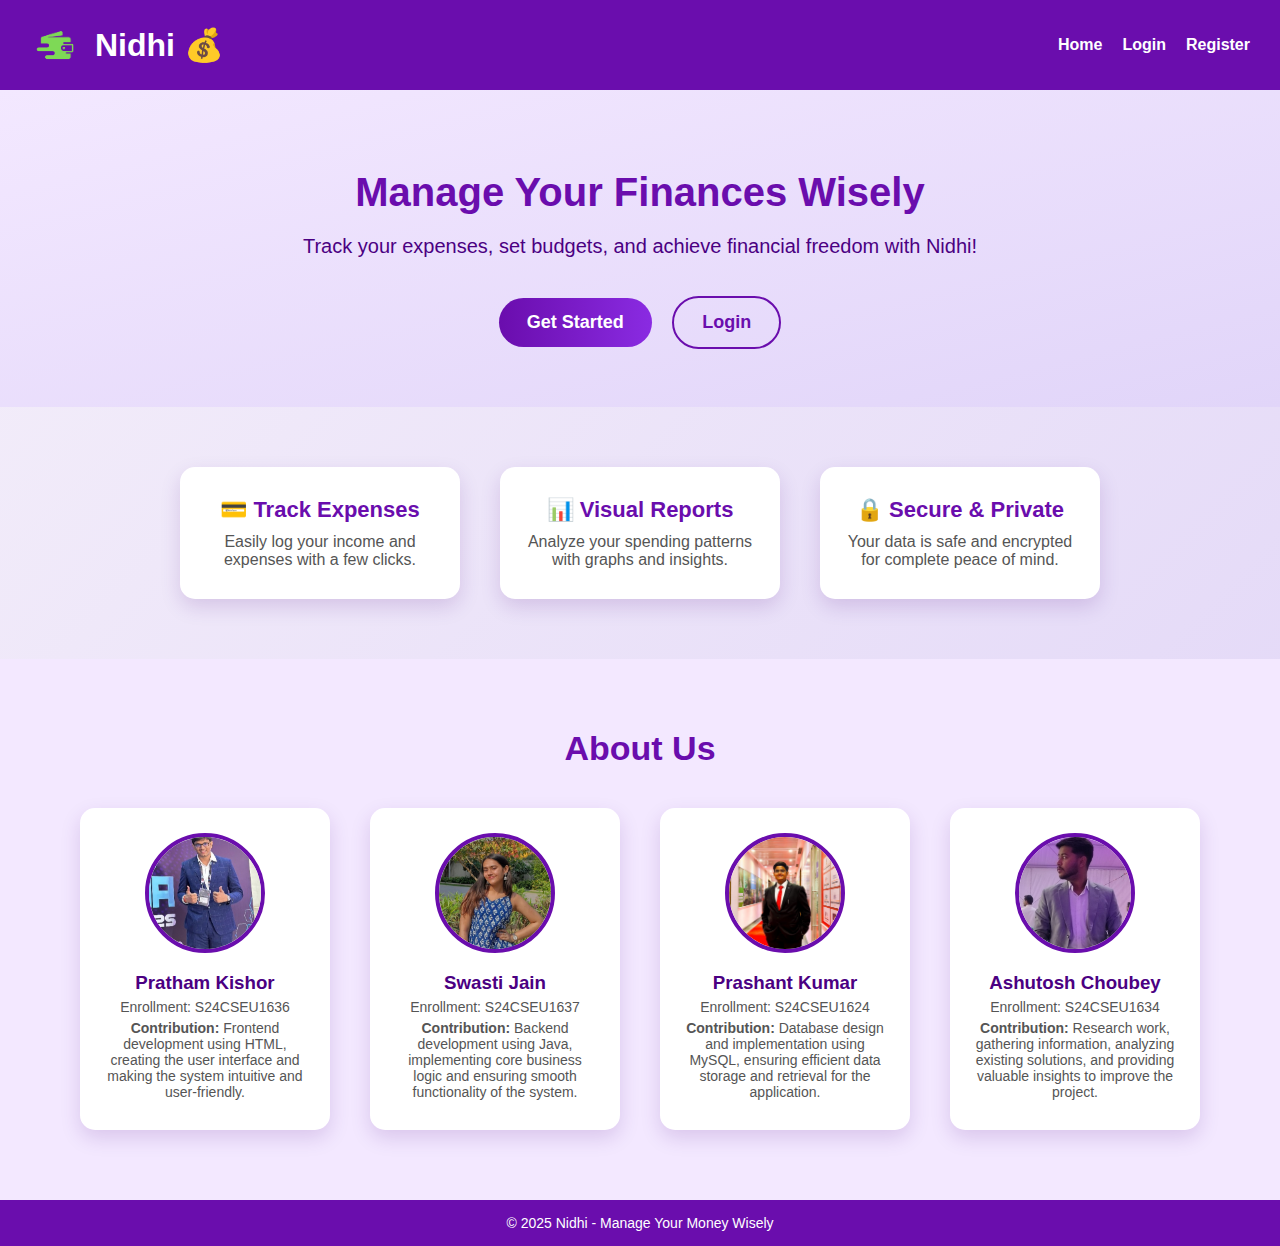
<file: index.html>
<!DOCTYPE html>
<html lang="en">
<head>
  <meta charset="UTF-8">
  <meta name="viewport" content="width=device-width, initial-scale=1.0">
  <title>Nidhi - Personal Finance Manager</title>
  <style>
    * {
      margin: 0;
      padding: 0;
      box-sizing: border-box;
      font-family: 'Segoe UI', Tahoma, Geneva, Verdana, sans-serif;
    }

    body {
      background: linear-gradient(135deg, #f5f0fa, #e0d4f7);
      color: #4b0082;
    }

    header {
      background: #6a0dad;
      color: white;
      padding: 20px 30px;
      display: flex;
      align-items: center;
      justify-content: space-between;
      flex-wrap: wrap;
    }

    .logo-container {
      display: flex;
      align-items: center;
    }

    .logo {
      width: 50px;
      margin-right: 15px;
    }

    nav {
      display: flex;
      gap: 20px;
    }

    nav a {
      color: white;
      text-decoration: none;
      font-weight: bold;
      font-size: 16px;
      transition: color 0.3s;
    }

    nav a:hover {
      color: #ffd700;
    }

    .hero {
      text-align: center;
      padding: 80px 20px 50px;
      background: linear-gradient(to bottom right, #f3e8ff, #e1d5f9);
    }

    .hero h2 {
      font-size: 40px;
      margin-bottom: 20px;
      color: #6a0dad;
    }

    .hero p {
      font-size: 20px;
      margin-bottom: 30px;
    }

    .btn, .btn-secondary {
      display: inline-block;
      padding: 14px 28px;
      margin: 8px;
      border-radius: 30px;
      font-size: 18px;
      text-decoration: none;
      font-weight: bold;
      transition: 0.3s;
    }

    .btn {
      background: linear-gradient(90deg, #6a0dad, #8a2be2);
      color: white;
    }

    .btn:hover {
      background: linear-gradient(90deg, #8a2be2, #6a0dad);
      transform: scale(1.05);
    }

    .btn-secondary {
      background: transparent;
      border: 2px solid #6a0dad;
      color: #6a0dad;
    }

    .btn-secondary:hover {
      background: #6a0dad;
      color: white;
      transform: scale(1.05);
    }

    .features {
      display: flex;
      justify-content: center;
      flex-wrap: wrap;
      gap: 40px;
      padding: 60px 20px;
      text-align: center;
    }

    .feature {
      background: white;
      padding: 30px 20px;
      border-radius: 15px;
      box-shadow: 0px 8px 20px rgba(75, 0, 130, 0.15);
      width: 280px;
      transition: transform 0.3s;
    }

    .feature:hover {
      transform: translateY(-10px);
    }

    .feature h3 {
      color: #6a0dad;
      font-size: 22px;
      margin-bottom: 10px;
    }

    .feature p {
      font-size: 16px;
      color: #555;
    }

    .about-us {
      padding: 70px 20px;
      background: #f3e8ff;
      text-align: center;
    }

    .about-us h2 {
      font-size: 34px;
      margin-bottom: 40px;
      color: #6a0dad;
    }

    .team-container {
      display: flex;
      flex-wrap: wrap;
      justify-content: center;
      gap: 40px;
    }

    .team-member {
      background: white;
      padding: 25px;
      border-radius: 15px;
      width: 250px;
      box-shadow: 0px 8px 20px rgba(75, 0, 130, 0.15);
      transition: transform 0.3s;
    }

    .team-member:hover {
      transform: translateY(-8px);
    }

    .team-member img {
      width: 120px;
      height: 120px;
      border-radius: 50%;
      object-fit: cover;
      margin-bottom: 15px;
      border: 4px solid #6a0dad;
    }

    .team-member h3 {
      color: #4b0082;
      margin-bottom: 5px;
    }

    .team-member p {
      font-size: 14px;
      margin: 5px 0;
      color: #555;
    }

    .contribution {
      font-size: 13px;
      margin-top: 10px;
      color: #666;
    }

    footer {
      background: #6a0dad;
      color: white;
      text-align: center;
      padding: 15px 10px;
      font-size: 14px;
    }

    @media (max-width: 768px) {
      .features, .team-container {
        flex-direction: column;
        align-items: center;
      }

      .hero h2 {
        font-size: 32px;
      }
    }
  </style>
</head>

<body>

  <!-- Navigation Bar -->
  <header>
    <div class="logo-container">
      <img src="assets/images/nidhi-logo.png" alt="Nidhi Logo" class="logo">
      <h1>Nidhi 💰</h1>
    </div>
    <nav>
      <a href="index.html">Home</a>
      <a href="login.html">Login</a>
      <a href="register.html">Register</a>
    </nav>
  </header>

  <!-- Hero Section -->
  <section class="hero">
    <h2>Manage Your Finances Wisely</h2>
    <p>Track your expenses, set budgets, and achieve financial freedom with Nidhi!</p>
    <a href="register.html" class="btn">Get Started</a>
    <a href="login.html" class="btn-secondary">Login</a>
  </section>

  <!-- Features Section -->
  <section class="features">
    <div class="feature">
      <h3>💳 Track Expenses</h3>
      <p>Easily log your income and expenses with a few clicks.</p>
    </div>
    <div class="feature">
      <h3>📊 Visual Reports</h3>
      <p>Analyze your spending patterns with graphs and insights.</p>
    </div>
    <div class="feature">
      <h3>🔒 Secure & Private</h3>
      <p>Your data is safe and encrypted for complete peace of mind.</p>
    </div>
  </section>

  <!-- About Us Section -->
  <section class="about-us">
    <h2>About Us</h2>
    <div class="team-container">
      <div class="team-member">
        <img src="assets/images/pratham.jpg" alt="Pratham Kishor">
        <h3>Pratham Kishor</h3>
        <p>Enrollment: S24CSEU1636</p>
        <p class="contribution"><strong>Contribution:</strong> Frontend development using HTML, creating the user interface and making the system intuitive and user-friendly.</p>
      </div>
      <div class="team-member">
        <img src="assets/images/swasti.jpg" alt="Swasti Jain">
        <h3>Swasti Jain</h3>
        <p>Enrollment: S24CSEU1637</p>
        <p class="contribution"><strong>Contribution:</strong> Backend development using Java, implementing core business logic and ensuring smooth functionality of the system.</p>
      </div>
      <div class="team-member">
        <img src="assets/images/prashant.jpg" alt="Prashant Kumar">
        <h3>Prashant Kumar</h3>
        <p>Enrollment: S24CSEU1624</p>
        <p class="contribution"><strong>Contribution:</strong> Database design and implementation using MySQL, ensuring efficient data storage and retrieval for the application.</p>
      </div>
      <div class="team-member">
        <img src="assets/images/ashutosh.jpg" alt="Ashutosh Choubey">
        <h3>Ashutosh Choubey</h3>
        <p>Enrollment: S24CSEU1634</p>
        <p class="contribution"><strong>Contribution:</strong> Research work, gathering information, analyzing existing solutions, and providing valuable insights to improve the project.</p>
      </div>
    </div>
  </section>

  <!-- Footer -->
  <footer>
    <p>&copy; 2025 Nidhi - Manage Your Money Wisely</p>
  </footer>

</body>
</html>
</file>
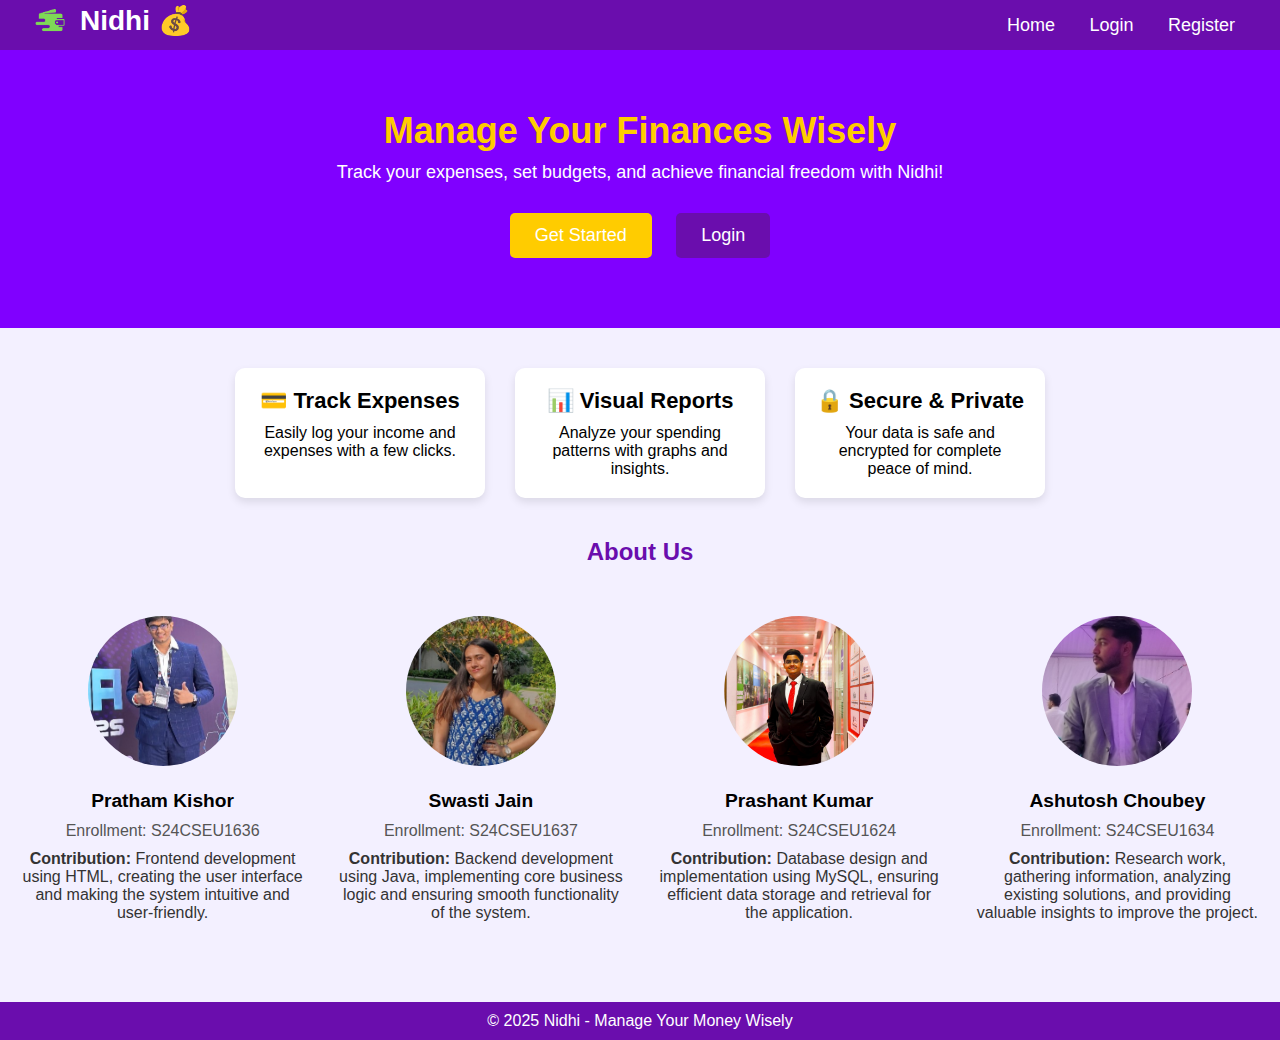
<file: webapp/index.html>
<!DOCTYPE html>
<html lang="en">
<head>
    <meta charset="UTF-8">
    <meta name="viewport" content="width=device-width, initial-scale=1.0">
    <title>Nidhi - Personal Finance Manager</title>
    <link rel="stylesheet" href="assets/css/styles.css">
</head>
<body>

    <!-- Navigation Bar -->
    <header>
        <div class="logo-container">
            <img src="assets/images/nidhi-logo.png" alt="Nidhi Logo" class="logo">
            <h1>Nidhi 💰</h1>
        </div>
        <nav>
            <a href="index.html">Home</a>
            <a href="login.html">Login</a>
            <a href="register.html">Register</a>
        </nav>
    </header>

    <!-- Hero Section -->
    <section class="hero">
        <h2>Manage Your Finances Wisely</h2>
        <p>Track your expenses, set budgets, and achieve financial freedom with Nidhi!</p>
        <a href="register.html" class="btn">Get Started</a>
        <a href="login.html" class="btn-secondary">Login</a>
    </section>

    <!-- Features Section -->
    <section class="features">
        <div class="feature">
            <h3>💳 Track Expenses</h3>
            <p>Easily log your income and expenses with a few clicks.</p>
        </div>
        <div class="feature">
            <h3>📊 Visual Reports</h3>
            <p>Analyze your spending patterns with graphs and insights.</p>
        </div>
        <div class="feature">
            <h3>🔒 Secure & Private</h3>
            <p>Your data is safe and encrypted for complete peace of mind.</p>
        </div>
    </section>

    <!-- About Us Section -->
<section class="about-us">
    <h2>About Us</h2>
    <div class="team-container">
        <div class="team-member">
            <img src="assets/images/pratham.jpg" alt="Pratham Kishor">
            <h3>Pratham Kishor</h3>
            <p>Enrollment: S24CSEU1636</p>
            <p class="contribution"><strong>Contribution:</strong> Frontend development using HTML, creating the user interface and making the system intuitive and user-friendly.</p>
        </div>
        <div class="team-member">
            <img src="assets/images/swasti.jpg" alt="Swasti Jain">
            <h3>Swasti Jain</h3>
            <p>Enrollment: S24CSEU1637</p>
            <p class="contribution"><strong>Contribution:</strong> Backend development using Java, implementing core business logic and ensuring smooth functionality of the system.</p>
        </div>
        <div class="team-member">
            <img src="assets/images/prashant.jpg" alt="Prashant Kumar">
            <h3>Prashant Kumar</h3>
            <p>Enrollment: S24CSEU1624</p>
            <p class="contribution"><strong>Contribution:</strong> Database design and implementation using MySQL, ensuring efficient data storage and retrieval for the application.</p>
        </div>
        <div class="team-member">
            <img src="assets/images/ashutosh.jpg" alt="Ashutosh Choubey">
            <h3>Ashutosh Choubey</h3>
            <p>Enrollment: S24CSEU1634</p>
            <p class="contribution"><strong>Contribution:</strong> Research work, gathering information, analyzing existing solutions, and providing valuable insights to improve the project.</p>
        </div>
    </div>
</section>


    <!-- Footer -->
    <footer>
        <p>&copy; 2025 Nidhi - Manage Your Money Wisely</p>
    </footer>

</body>
</html>
</file>
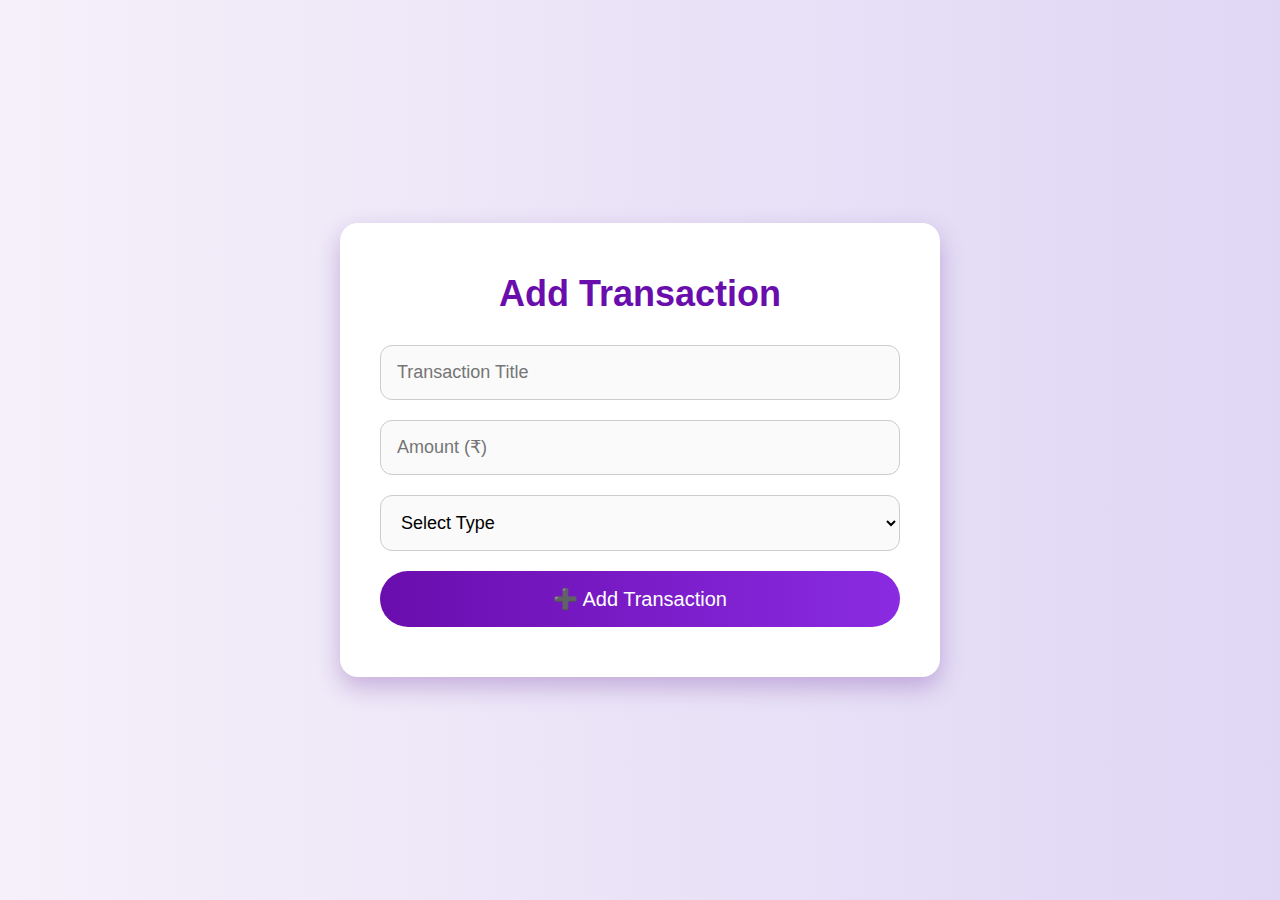
<file: add_transaction.html>
<!DOCTYPE html>
<html lang="en">
<head>
  <meta charset="UTF-8">
  <meta name="viewport" content="width=device-width, initial-scale=1.0">
  <title>Add Transaction - Nidhi</title>
  <style>
    * {
      margin: 0;
      padding: 0;
      box-sizing: border-box;
      font-family: 'Segoe UI', Tahoma, Geneva, Verdana, sans-serif;
    }

    body {
      background: linear-gradient(to right, #f5f0fa, #e0d7f5);
      min-height: 100vh;
      display: flex;
      align-items: center;
      justify-content: center;
      color: #4b0082;
      padding: 20px;
    }

    .form-container {
      background: white;
      padding: 50px 40px;
      border-radius: 18px;
      box-shadow: 0px 10px 25px rgba(75, 0, 130, 0.25);
      width: 95%;
      max-width: 600px;
      text-align: center;
    }

    .form-container h1 {
      margin-bottom: 30px;
      font-size: 36px;
      color: #6a0dad;
    }

    form {
      display: flex;
      flex-direction: column;
      gap: 20px;
    }

    input[type="text"], input[type="number"], select {
      padding: 16px;
      border: 1px solid #ccc;
      border-radius: 12px;
      font-size: 18px;
      background-color: #fafafa;
      transition: all 0.3s;
    }

    input[type="text"]:focus, input[type="number"]:focus, select:focus {
      border-color: #6a0dad;
      background-color: #fff;
      box-shadow: 0 0 8px rgba(106, 13, 173, 0.2);
      outline: none;
    }

    .btn {
      background: linear-gradient(90deg, #6a0dad, #8a2be2);
      color: white;
      padding: 16px;
      font-size: 20px;
      border: none;
      border-radius: 30px;
      cursor: pointer;
      transition: transform 0.3s, background 0.3s;
    }

    .btn:hover {
      background: linear-gradient(90deg, #8a2be2, #6a0dad);
      transform: scale(1.05);
    }

    @media (max-width: 600px) {
      .form-container {
        padding: 40px 20px;
      }

      .form-container h1 {
        font-size: 30px;
      }
    }
  </style>
</head>

<body>

  <div class="form-container">
    <h1>Add Transaction</h1>
    <form action="addTransaction" method="post">
      <input type="text" name="title" placeholder="Transaction Title" required>
      <input type="number" name="amount" placeholder="Amount (₹)" step="0.01" required>
      <select name="type" required>
        <option value="">Select Type</option>
        <option value="income">Income</option>
        <option value="expense">Expense</option>
      </select>
      <button class="btn" type="submit">➕ Add Transaction</button>
    </form>
  </div>

</body>
</html>
</file>
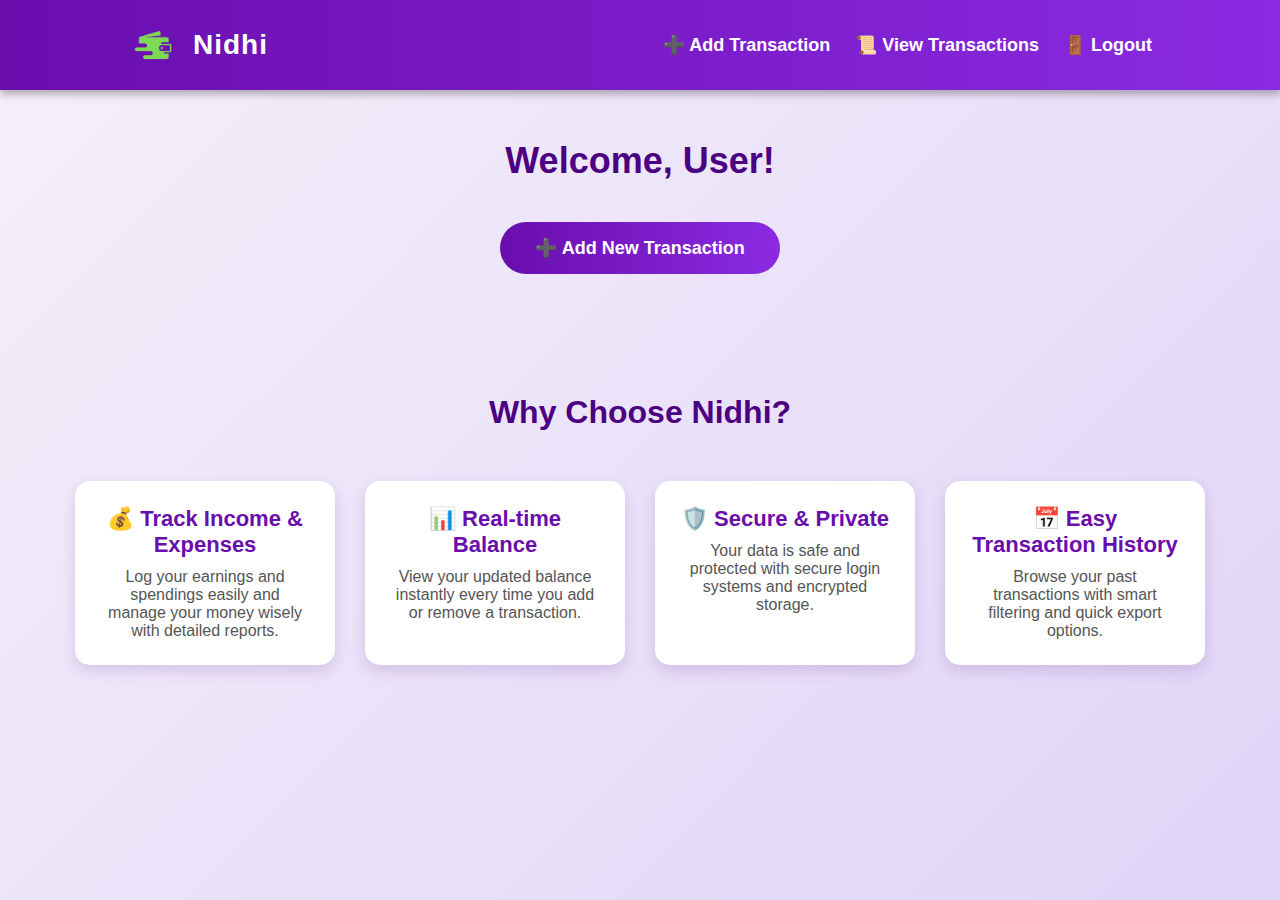
<file: dashboard.html>
<!DOCTYPE html>
<html lang="en">
<head>
  <meta charset="UTF-8">
  <meta name="viewport" content="width=device-width, initial-scale=1">
  <title>Nidhi - Personal Finance Dashboard</title>
  <link rel="stylesheet" href="https://cdnjs.cloudflare.com/ajax/libs/font-awesome/6.4.0/css/all.min.css">
  <style>
    * {
      margin: 0;
      padding: 0;
      box-sizing: border-box;
      font-family: 'Segoe UI', Tahoma, Geneva, Verdana, sans-serif;
    }

    body {
      background: linear-gradient(135deg, #f5f0fa, #e0d4f7);
      min-height: 100vh;
      color: #4b0082;
    }

    header {
      background: linear-gradient(90deg, #6a0dad, #8a2be2);
      color: white;
      padding: 20px 10%;
      display: flex;
      align-items: center;
      justify-content: space-between;
      flex-wrap: wrap;
      box-shadow: 0 4px 8px rgba(0, 0, 0, 0.3);
    }

    .logo-container {
      display: flex;
      align-items: center;
    }

    .logo {
      width: 50px;
      margin-right: 15px;
    }

    header h1 {
      font-size: 28px;
      letter-spacing: 1px;
    }

    nav {
      display: flex;
      gap: 25px;
    }

    nav a {
      color: white;
      text-decoration: none;
      font-size: 18px;
      font-weight: 600;
      transition: color 0.3s;
    }

    nav a:hover {
      color: #ffd700;
    }

    .dashboard {
      text-align: center;
      padding: 50px 20px;
    }

    .dashboard h2 {
      font-size: 36px;
      margin-bottom: 20px;
      color: #4b0082;
    }

    .balance-card {
      background: white;
      display: inline-block;
      padding: 25px 40px;
      border-radius: 20px;
      box-shadow: 0px 8px 20px rgba(75, 0, 130, 0.2);
      margin-bottom: 30px;
    }

    .balance-card p {
      font-size: 24px;
      color: #6a0dad;
      margin: 0;
    }

    .btn {
      display: inline-block;
      background: linear-gradient(90deg, #6a0dad, #8a2be2);
      color: white;
      padding: 15px 35px;
      text-decoration: none;
      font-size: 18px;
      font-weight: bold;
      border-radius: 30px;
      margin-top: 20px;
      transition: transform 0.3s, background 0.3s;
    }

    .btn:hover {
      transform: scale(1.05);
      background: linear-gradient(90deg, #8a2be2, #6a0dad);
    }

    .features {
      margin: 70px auto;
      width: 90%;
      max-width: 1200px;
      text-align: center;
    }

    .features h3 {
      font-size: 32px;
      margin-bottom: 50px;
      color: #4b0082;
    }

    .feature-list {
      display: flex;
      flex-wrap: wrap;
      justify-content: center;
      gap: 30px;
    }

    .feature {
      background: white;
      border-radius: 15px;
      padding: 25px;
      width: 260px;
      box-shadow: 0px 6px 15px rgba(75, 0, 130, 0.15);
      transition: transform 0.3s, box-shadow 0.3s;
    }

    .feature:hover {
      transform: translateY(-10px);
      box-shadow: 0px 10px 20px rgba(75, 0, 130, 0.25);
    }

    .feature h4 {
      margin-bottom: 10px;
      font-size: 22px;
      color: #6a0dad;
    }

    .feature p {
      font-size: 16px;
      color: #555;
    }

    @media (max-width: 768px) {
      .feature-list {
        flex-direction: column;
        align-items: center;
      }
    }
  </style>
</head>

<body>

  <header>
    <div class="logo-container">
      <img src="assets/images/nidhi-logo.png" alt="Nidhi Logo" class="logo">
      <h1>Nidhi</h1>
    </div>
    <nav>
      <a href="add_transaction.html">➕ Add Transaction</a>
      <a href="view_transactions.jsp">📜 View Transactions</a>
      <a href="login.html">🚪 Logout</a>
    </nav>
  </header>

  <section class="dashboard">
    <h2>Welcome, User!</h2>
   
    <a href="add_transaction.html" class="btn">➕ Add New Transaction</a>
  </section>

  <section class="features">
    <h3>Why Choose Nidhi?</h3>
    <div class="feature-list">
      <div class="feature">
        <h4>💰 Track Income & Expenses</h4>
        <p>Log your earnings and spendings easily and manage your money wisely with detailed reports.</p>
      </div>
      <div class="feature">
        <h4>📊 Real-time Balance</h4>
        <p>View your updated balance instantly every time you add or remove a transaction.</p>
      </div>
      <div class="feature">
        <h4>🛡️ Secure & Private</h4>
        <p>Your data is safe and protected with secure login systems and encrypted storage.</p>
      </div>
      <div class="feature">
        <h4>📅 Easy Transaction History</h4>
        <p>Browse your past transactions with smart filtering and quick export options.</p>
      </div>
    </div>
  </section>

</body>
</html>
</file>
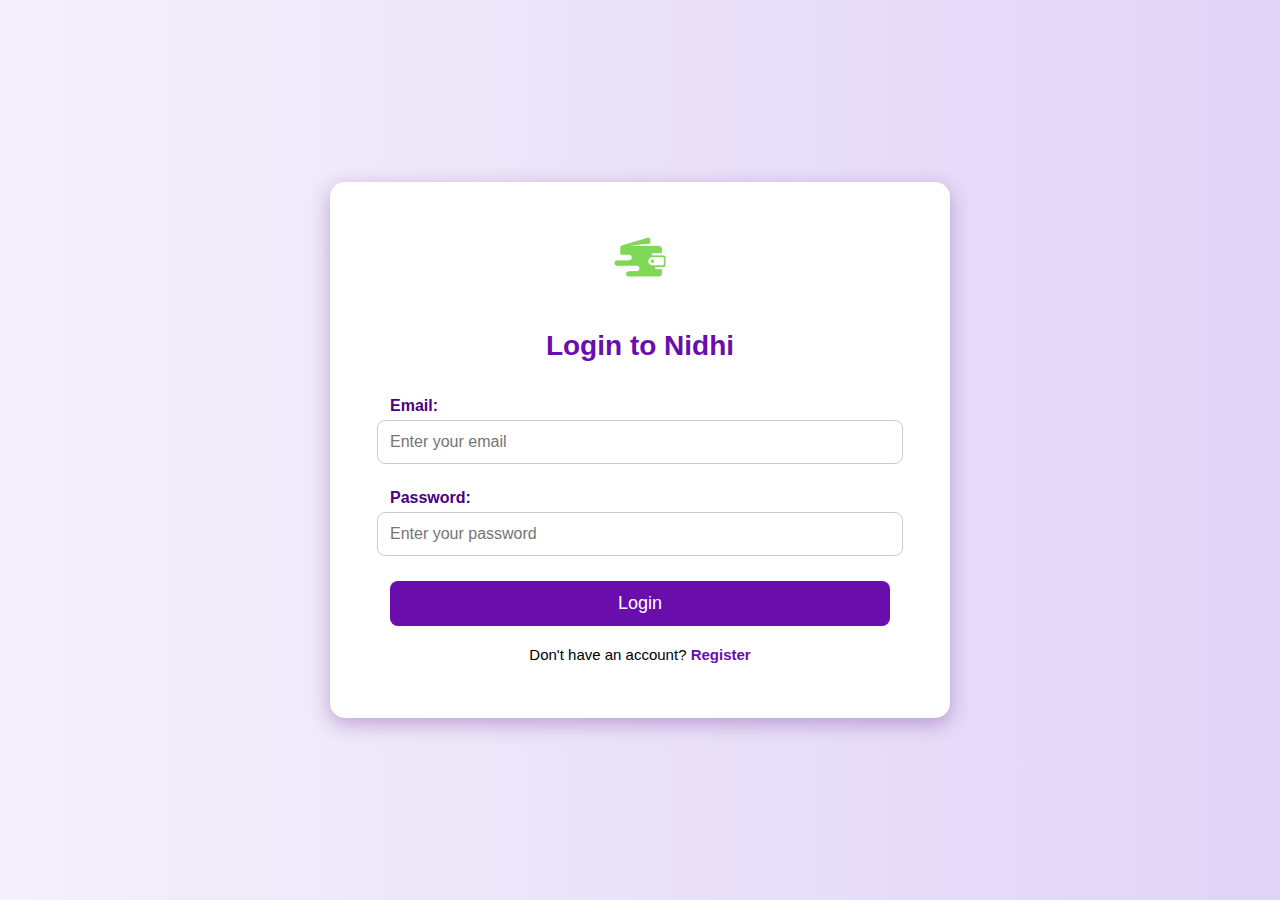
<file: login.html>
<!DOCTYPE html>
<html lang="en">
<head>
  <meta charset="UTF-8">
  <meta name="viewport" content="width=device-width, initial-scale=1">
  <title>Login - Nidhi</title>
  <style>
    body {
      margin: 0;
      font-family: 'Segoe UI', Tahoma, Geneva, Verdana, sans-serif;
      background: linear-gradient(to right, #f5f0fa, #e0d4f7);
      display: flex;
      align-items: center;
      justify-content: center;
      height: 100vh;
    }

    .login-container {
      background: white;
      padding: 40px 60px;
      border-radius: 15px;
      box-shadow: 0px 6px 20px rgba(75, 0, 130, 0.3);
      width: 500px;
      max-width: 90%;
      text-align: center;
    }

    .logo-container {
      margin-bottom: 25px;
    }

    .logo {
      width: 70px;
      margin-bottom: 10px;
    }

    h2 {
      color: #6a0dad;
      font-size: 28px;
      margin-bottom: 20px;
    }

    form {
      display: flex;
      flex-direction: column;
      align-items: center;
    }

    label {
      align-self: flex-start;
      margin: 10px 0 5px;
      font-weight: bold;
      color: #4b0082;
    }

    input[type="email"],
    input[type="password"] {
      width: 100%;
      padding: 12px;
      border: 1px solid #ccc;
      border-radius: 8px;
      margin-bottom: 15px;
      font-size: 16px;
    }

    .btn {
      background-color: #6a0dad;
      color: white;
      border: none;
      padding: 12px 0;
      width: 100%;
      border-radius: 8px;
      font-size: 18px;
      margin-top: 10px;
      cursor: pointer;
      transition: background-color 0.3s ease;
    }

    .btn:hover {
      background-color: #4b0082;
    }

    p {
      margin-top: 20px;
      font-size: 15px;
    }

    p a {
      color: #6a0dad;
      text-decoration: none;
      font-weight: bold;
    }

    p a:hover {
      text-decoration: underline;
    }
  </style>
</head>

<body>

  <div class="login-container">
    <div class="logo-container">
      <img src="assets/images/nidhi-logo.png" alt="Nidhi Logo" class="logo">
      <h2>Login to Nidhi</h2>
    </div>

    <form action="/PersonalFinanceManager/LoginServlet" method="POST">
      <label for="email">Email:</label>
      <input type="email" id="email" name="email" placeholder="Enter your email" required autocomplete="off">

      <label for="password">Password:</label>
      <input type="password" id="password" name="password" placeholder="Enter your password" required>

      <button type="submit" class="btn">Login</button>

      <p>Don't have an account? <a href="register.html">Register</a></p>
    </form>
  </div>

</body>
</html>
</file>
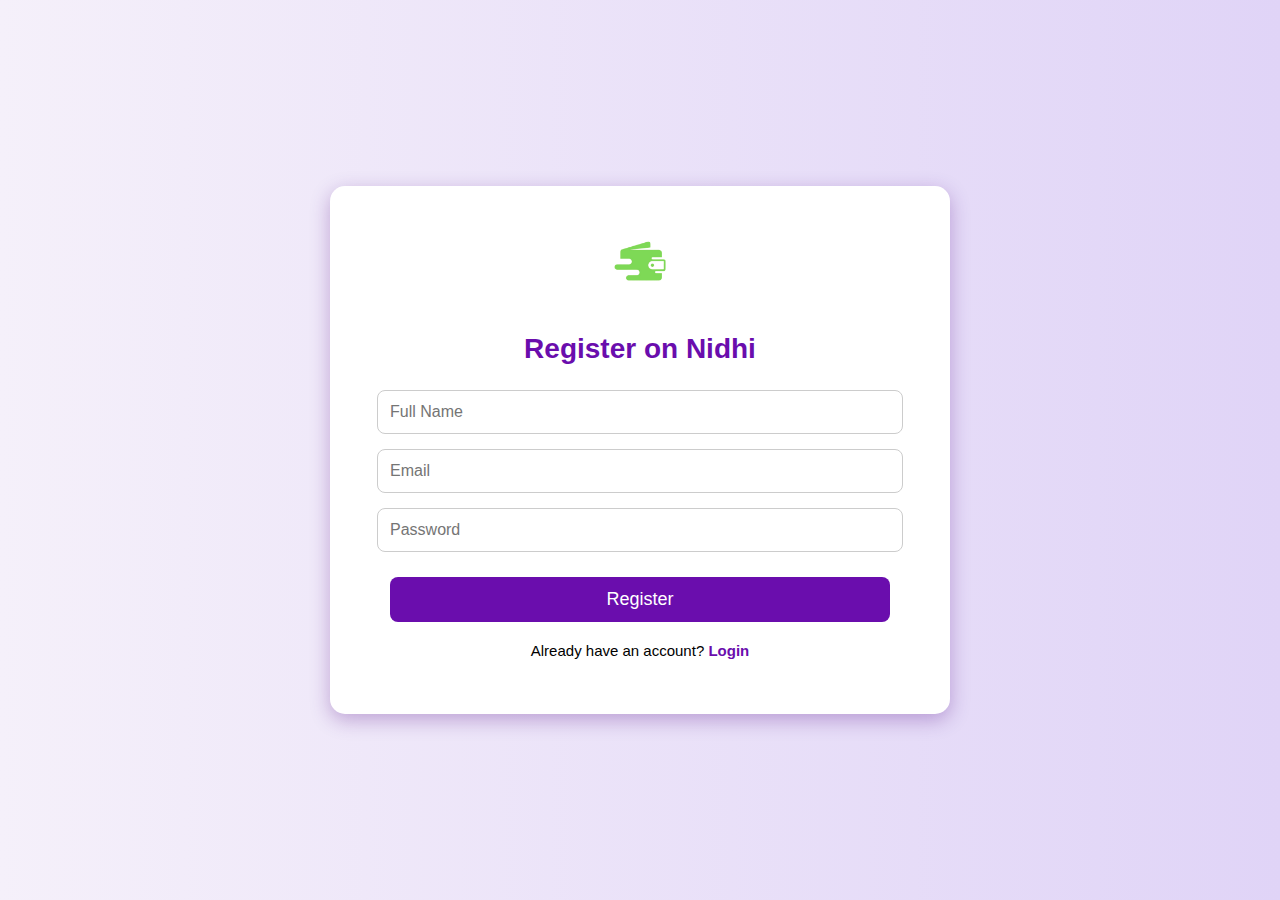
<file: register.html>
<!DOCTYPE html>
<html lang="en">
<head>
  <meta charset="UTF-8">
  <meta name="viewport" content="width=device-width, initial-scale=1">
  <title>Register - Nidhi</title>
  <style>
    body {
      margin: 0;
      font-family: 'Segoe UI', Tahoma, Geneva, Verdana, sans-serif;
      background: linear-gradient(to right, #f5f0fa, #e0d4f7);
      display: flex;
      align-items: center;
      justify-content: center;
      height: 100vh;
    }

    .register-container {
      background: white;
      padding: 40px 60px;
      border-radius: 15px;
      box-shadow: 0px 6px 20px rgba(75, 0, 130, 0.3);
      width: 500px;
      max-width: 90%;
      text-align: center;
    }

    .logo-container {
      margin-bottom: 25px;
    }

    .logo {
      width: 70px;
      margin-bottom: 10px;
    }

    h2 {
      color: #6a0dad;
      font-size: 28px;
      margin-bottom: 20px;
    }

    form {
      display: flex;
      flex-direction: column;
      align-items: center;
    }

    input[type="text"],
    input[type="email"],
    input[type="password"] {
      width: 100%;
      padding: 12px;
      border: 1px solid #ccc;
      border-radius: 8px;
      margin-bottom: 15px;
      font-size: 16px;
    }

    .btn {
      background-color: #6a0dad;
      color: white;
      border: none;
      padding: 12px 0;
      width: 100%;
      border-radius: 8px;
      font-size: 18px;
      margin-top: 10px;
      cursor: pointer;
      transition: background-color 0.3s ease;
    }

    .btn:hover {
      background-color: #4b0082;
    }

    p {
      margin-top: 20px;
      font-size: 15px;
    }

    p a {
      color: #6a0dad;
      text-decoration: none;
      font-weight: bold;
    }

    p a:hover {
      text-decoration: underline;
    }
  </style>
</head>

<body>

  <div class="register-container">
    <div class="logo-container">
      <img src="assets/images/nidhi-logo.png" alt="Nidhi Logo" class="logo">
      <h2>Register on Nidhi</h2>
    </div>

    <form action="RegisterServlet" method="POST">
      <input type="text" name="name" placeholder="Full Name" required>
      <input type="email" name="email" placeholder="Email" required>
      <input type="password" name="password" placeholder="Password" required>

      <button type="submit" class="btn">Register</button>

      <p>Already have an account? <a href="login.html">Login</a></p>
    </form>
  </div>

</body>
</html>
</file>
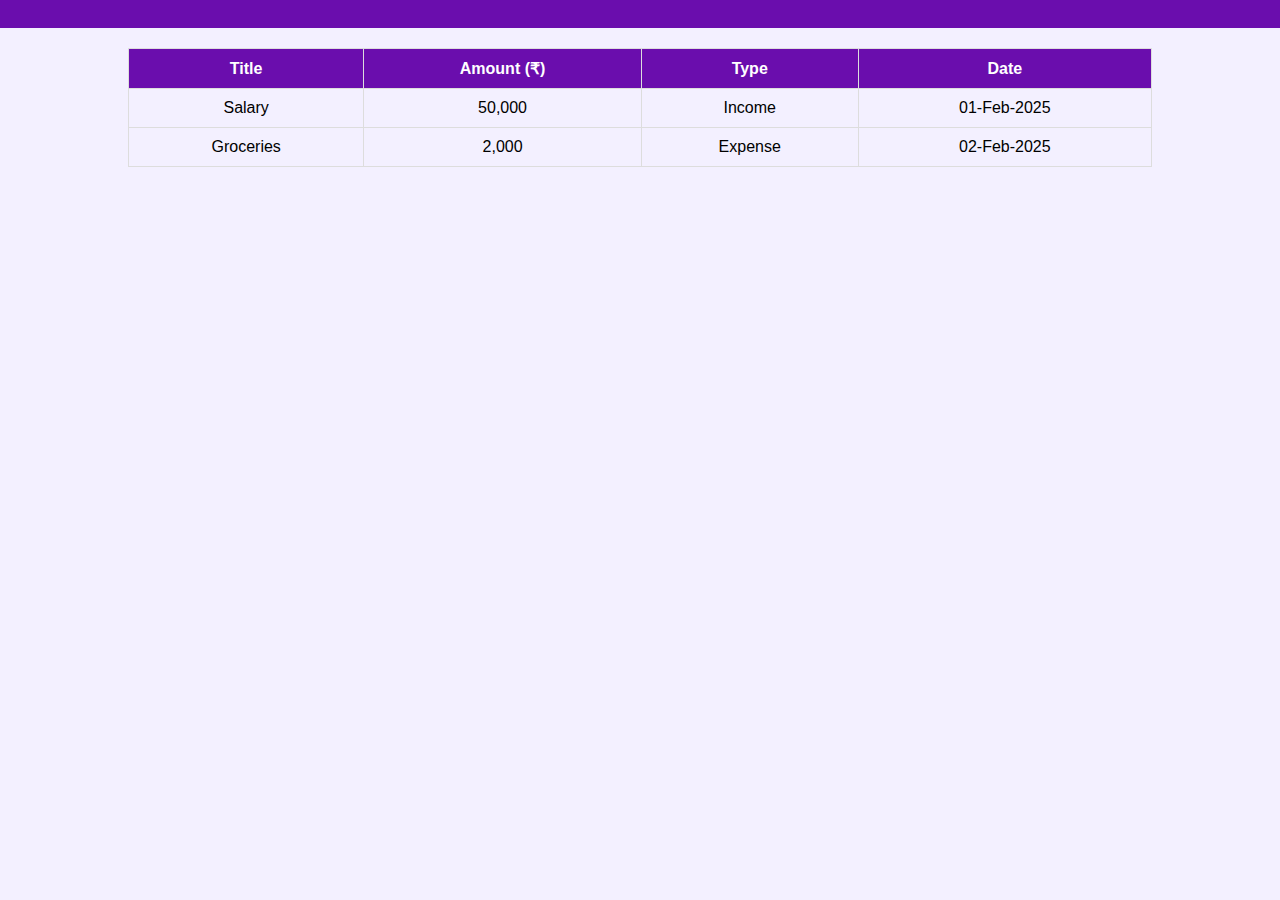
<file: view_transactions.html>
<!DOCTYPE html>
<html lang="en">
<head>
    <meta charset="UTF-8">
    <meta name="viewport" content="width=device-width, initial-scale=1.0">
    <title>View Transactions - Nidhi</title>
    <link rel="stylesheet" href="assets/css/styles.css">
</head>
<body>

    <header>
        <h2>Your Transactions</h2>
    </header>

    <table class="transaction-table">
        <tr>
            <th>Title</th>
            <th>Amount (₹)</th>
            <th>Type</th>
            <th>Date</th>
        </tr>
        <tr>
            <td>Salary</td>
            <td>50,000</td>
            <td>Income</td>
            <td>01-Feb-2025</td>
        </tr>
        <tr>
            <td>Groceries</td>
            <td>2,000</td>
            <td>Expense</td>
            <td>02-Feb-2025</td>
        </tr>
    </table>

</body>
</html>
</file>
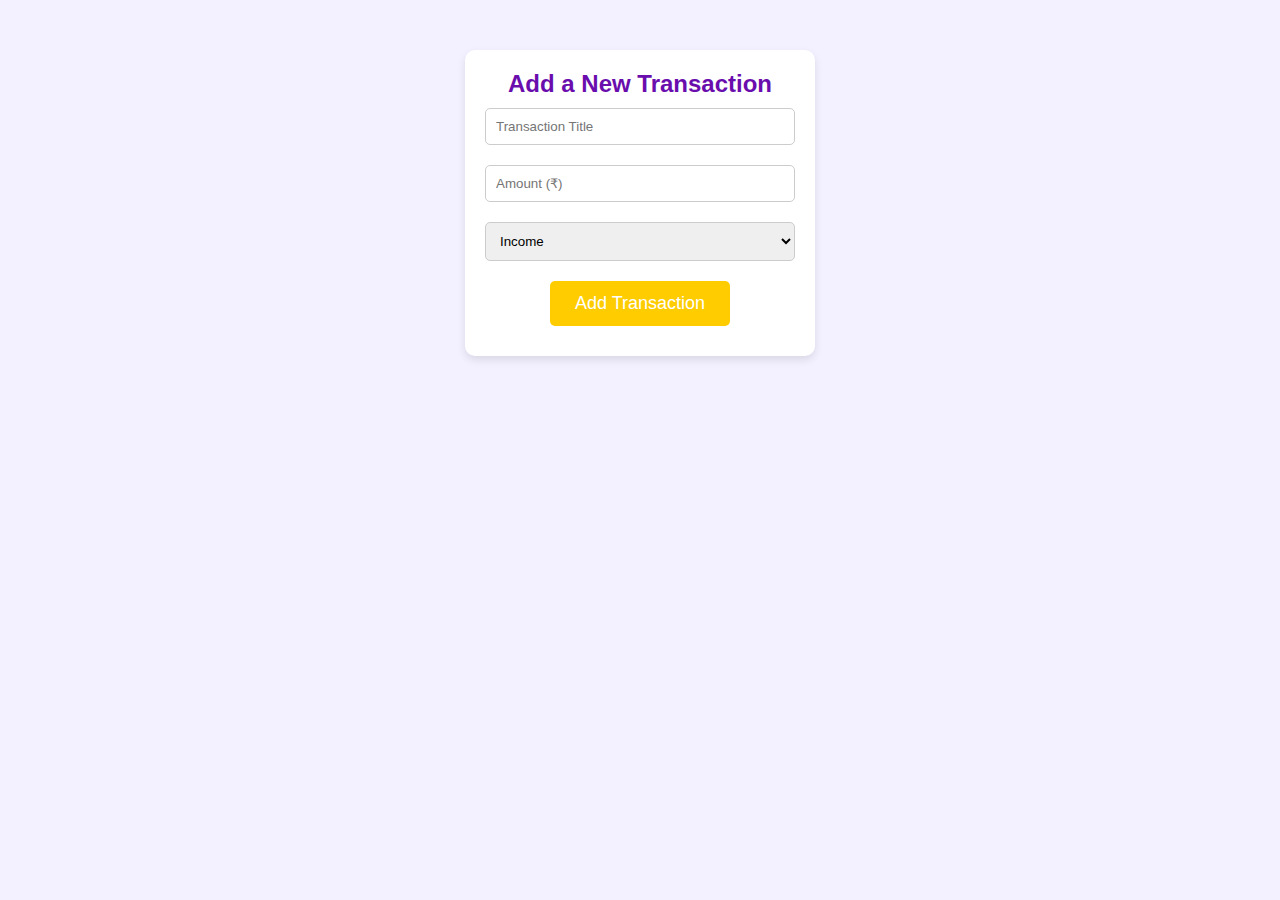
<file: webapp/add_transaction.html>
<!DOCTYPE html>
<html lang="en">
<head>
    <meta charset="UTF-8">
    <meta name="viewport" content="width=device-width, initial-scale=1.0">
    <title>Add Transaction - Nidhi</title>
    <link rel="stylesheet" href="assets/css/styles.css">
</head>
<body>

    <div class="transaction-container">
        <h2>Add a New Transaction</h2>
        <form action="AddTransactionServlet" method="POST">
            <input type="text" name="title" placeholder="Transaction Title" required>
            <input type="number" name="amount" placeholder="Amount (₹)" required>
            <select name="type">
                <option value="income">Income</option>
                <option value="expense">Expense</option>
            </select>
            <button type="submit" class="btn">Add Transaction</button>
        </form>
    </div>

</body>
</html>
</file>
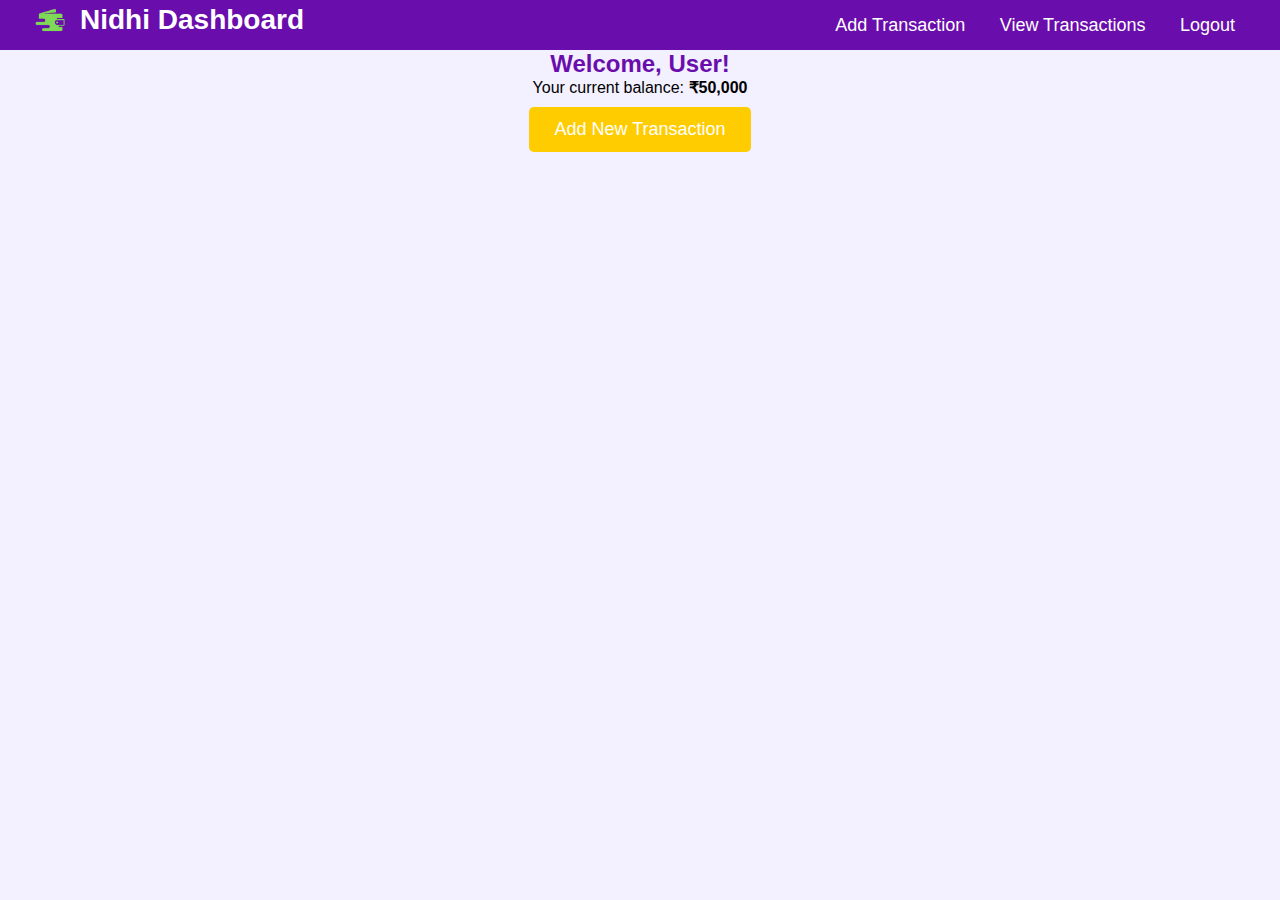
<file: webapp/dashboard.html>
<!DOCTYPE html>
<html lang="en">
<head>
    <meta charset="UTF-8">
    <meta name="viewport" content="width=device-width, initial-scale=1.0">
    <title>Dashboard - Nidhi</title>
    <link rel="stylesheet" href="assets/css/styles.css">
</head>
<body>

    <header>
        <div class="logo-container">
            <img src="assets/images/nidhi-logo.png" alt="Nidhi Logo" class="logo">
            <h1>Nidhi Dashboard</h1>
        </div>
        <nav>
            <a href="add_transaction.html">Add Transaction</a>
            <a href="view_transactions.html">View Transactions</a>
            <a href="login.html">Logout</a>
        </nav>
    </header>

    <section class="dashboard">
        <h2>Welcome, User!</h2>
        <p>Your current balance: <strong>₹50,000</strong></p>
        <a href="add_transaction.html" class="btn">Add New Transaction</a>
    </section>

</body>
</html>
</file>
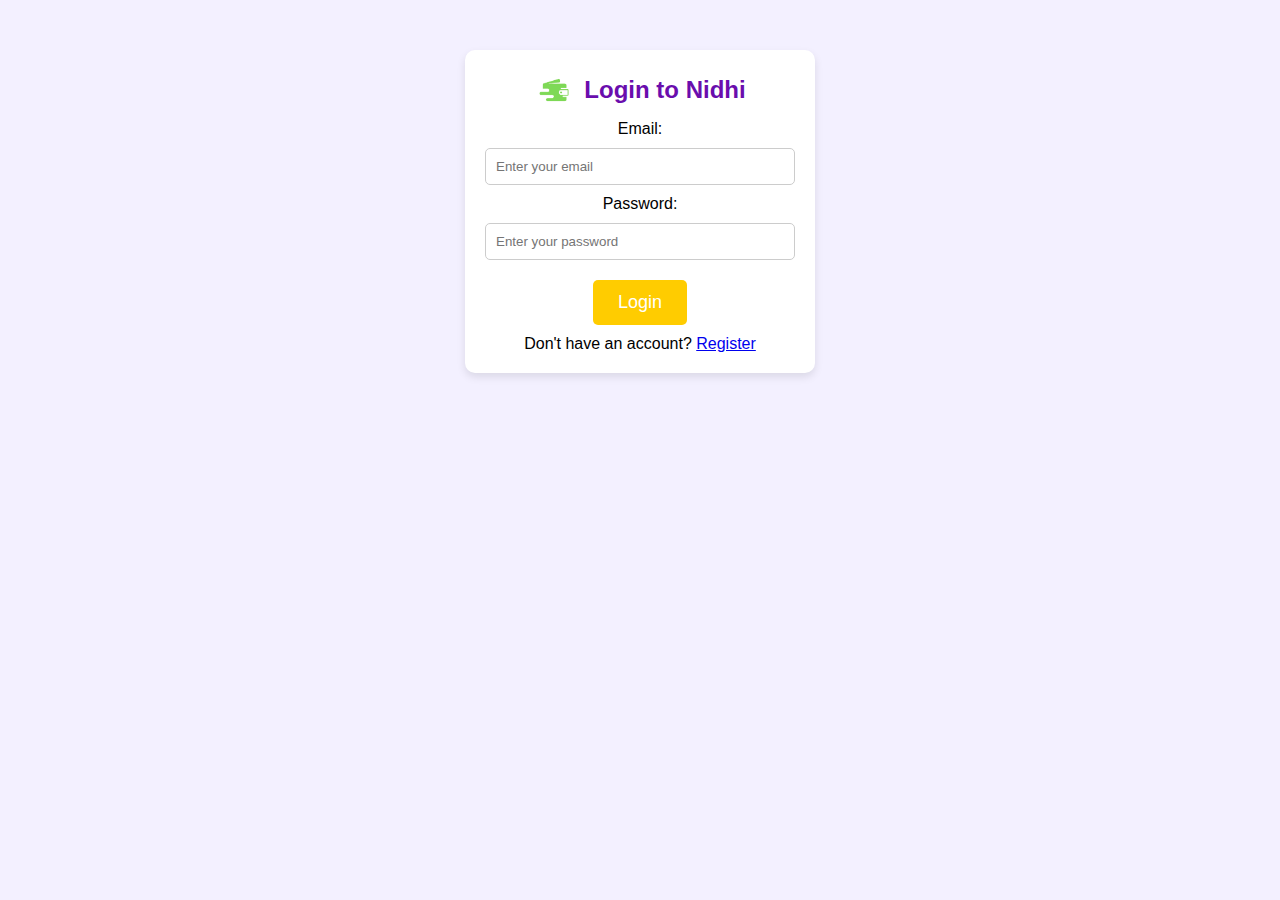
<file: webapp/login.html>
<!DOCTYPE html>
<html lang="en">
<head>
    <meta charset="UTF-8">
    <meta name="viewport" content="width=device-width, initial-scale=1.0">
    <title>Login - Nidhi</title>
    <link rel="stylesheet" href="assets/css/styles.css">
</head>
<body>

    <div class="login-container">
        <div class="logo-container">
            <img src="assets/images/nidhi-logo.png" alt="Nidhi Logo" class="logo">
            <h2>Login to Nidhi</h2>
        </div>

        <form action="/PersonalFinanceManager/LoginServlet" method="POST">
            <label for="email">Email:</label>
            <input type="email" id="email" name="email" placeholder="Enter your email" required autocomplete="off">

            <label for="password">Password:</label>
            <input type="password" id="password" name="password" placeholder="Enter your password" required>

            <button type="submit" class="btn">Login</button>

            <p>Don't have an account? <a href="register.html">Register</a></p>
        </form>
    </div>

</body>
</html>
</file>
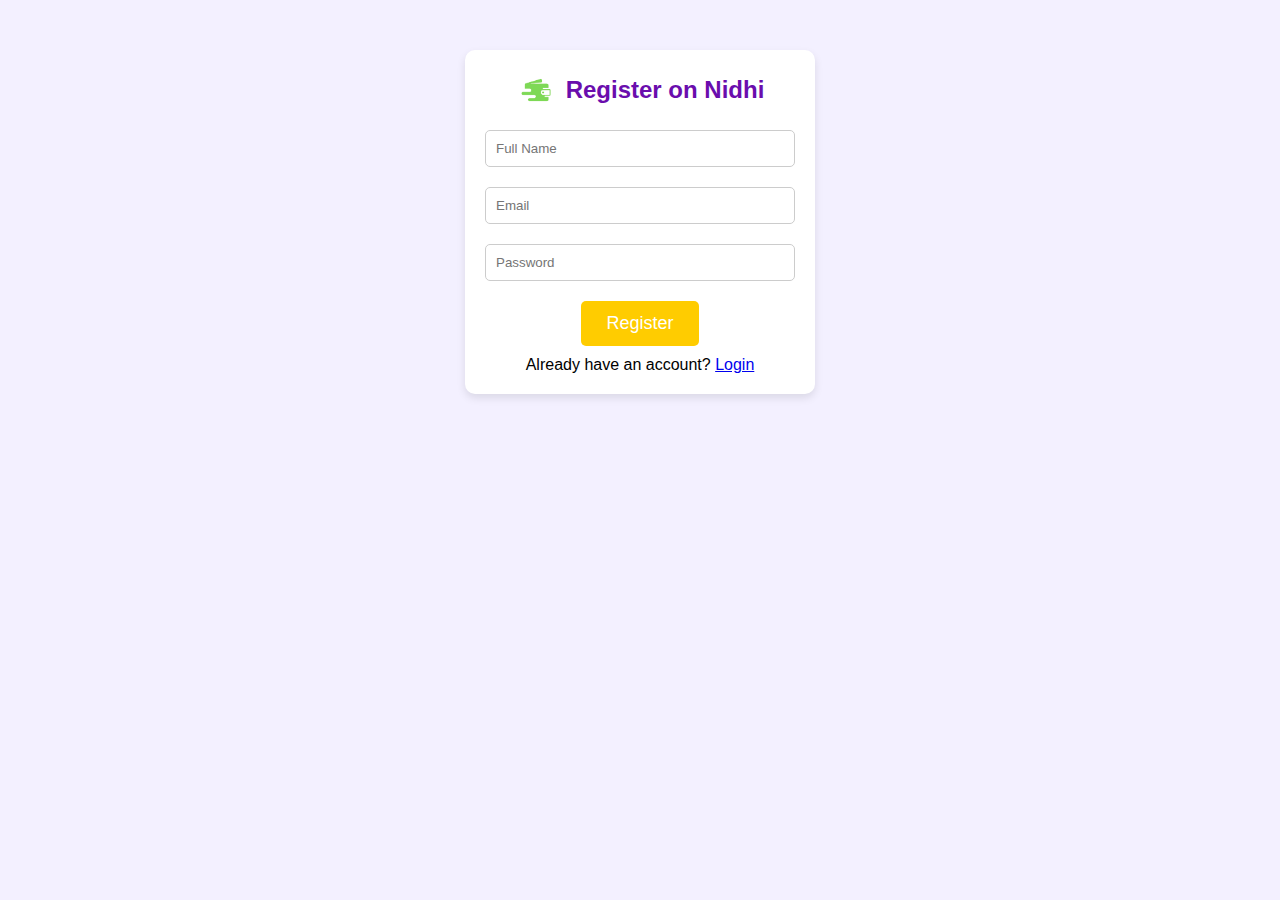
<file: webapp/register.html>
<!DOCTYPE html>
<html lang="en">
<head>
    <meta charset="UTF-8">
    <meta name="viewport" content="width=device-width, initial-scale=1.0">
    <title>Register - Nidhi</title>
    <link rel="stylesheet" href="assets/css/styles.css">
</head>
<body>

    <div class="register-container">
        <div class="logo-container">
            <img src="assets/images/nidhi-logo.png" alt="Nidhi Logo" class="logo">
            <h2>Register on Nidhi</h2>
        </div>
        <form action="RegisterServlet" method="POST">
            <input type="text" name="name" placeholder="Full Name" required>
            <input type="email" name="email" placeholder="Email" required>
            <input type="password" name="password" placeholder="Password" required>
            <button type="submit" class="btn">Register</button>
            <p>Already have an account? <a href="login.html">Login</a></p>
        </form>
    </div>

</body>
</html>
</file>
<file: webapp/assets/css/styles.css>
* {
    margin: 0;
    padding: 0;
    box-sizing: border-box;
    font-family: "Poppins", sans-serif;
}

body {
    background-color: #f3f0ff; /* Light Purple Background */
    text-align: center;
}

/* Navbar */
header {
    background: #6a0dad; /* Dark Purple */
    color: white;
    padding: 15px 0;
    display: flex;
    justify-content: space-between;
    align-items: center;
    padding: 0 30px;
}

.logo-container {
    display: flex;
    align-items: center;
}

.logo {
    width: 50px;
    height: 50px;
    margin-right: 10px;
}

header h1 {
    font-size: 28px;
}

nav a {
    color: white;
    text-decoration: none;
    margin: 0 15px;
    font-size: 18px;
    transition: color 0.3s ease;
}

nav a:hover {
    color: #ffcc00; /* Yellow Highlight */
}

/* Hero Section */
.hero {
    background: #8000ff; /* Vibrant Purple */
    color: white;
    padding: 60px 20px;
    animation: fadeIn 1.5s ease-in-out;
}

.hero h2 {
    font-size: 36px;
    margin-bottom: 10px;
    color: #ffcc00; /* Yellow color for "Manage Your Finances Wisely" text */
}

.hero p {
    font-size: 18px;
    margin-bottom: 20px;
}

.btn, .btn-secondary {
    padding: 12px 25px;
    font-size: 18px;
    text-decoration: none;
    color: white;
    border-radius: 5px;
    display: inline-block;
    margin: 10px;
    transition: transform 0.3s ease, background 0.3s ease;
}

.btn {
    background: #ffcc00;
}

.btn-secondary {
    background: #6a0dad;
}

.btn:hover, .btn-secondary:hover {
    transform: scale(1.1);
}

/* Features */
.features {
    display: flex;
    justify-content: center;
    gap: 30px;
    padding: 40px 20px;
    animation: slideIn 1.5s ease-in-out;
}

.feature {
    background: white;
    padding: 20px;
    border-radius: 10px;
    box-shadow: 0 4px 8px rgba(0, 0, 0, 0.1);
    width: 250px;
    transition: transform 0.3s ease, box-shadow 0.3s ease;
}

.feature:hover {
    transform: translateY(-10px);
    box-shadow: 0 6px 12px rgba(0, 0, 0, 0.2);
}

.feature h3 {
    font-size: 22px;
    margin-bottom: 10px;
}

/* Footer */
footer {
    background: #6a0dad;
    color: white;
    padding: 10px 0;
    margin-top: 20px;
}

/* Animations */
@keyframes fadeIn {
    from {
        opacity: 0;
        transform: translateY(-20px);
    }
    to {
        opacity: 1;
        transform: translateY(0);
    }
}

@keyframes slideIn {
    from {
        opacity: 0;
        transform: translateX(-50px);
    }
    to {
        opacity: 1;
        transform: translateX(0);
    }
}

body {
    font-family: "Poppins", sans-serif;
    background: #f3f0ff;
    text-align: center;
}

.login-container, .register-container, .transaction-container {
    background: white;
    width: 350px;
    padding: 20px;
    margin: 50px auto;
    border-radius: 10px;
    box-shadow: 0 4px 8px rgba(0, 0, 0, 0.1);
}

h2 {
    color: #6a0dad;
}

input, select {
    width: 100%;
    padding: 10px;
    margin: 10px 0;
    border-radius: 5px;
    border: 1px solid #ccc;
}

button {
    background: #6a0dad;
    color: white;
    padding: 10px 15px;
    border: none;
    border-radius: 5px;
    cursor: pointer;
    transition: background 0.3s ease;
}

button:hover {
    background: #8000ff;
}

.transaction-table {
    width: 80%;
    margin: 20px auto;
    border-collapse: collapse;
}

.transaction-table th, .transaction-table td {
    border: 1px solid #ddd;
    padding: 10px;
}

.transaction-table th {
    background: #6a0dad;
    color: white;
}

/* About Us Section (Team Contributors) */
.team-container {
    display: flex;
    justify-content: space-between;
    gap: 30px;
    margin: 50px 0;
    padding: 0 20px;
    flex-wrap: wrap; /* This ensures the content will wrap if the screen is too narrow */
}

.team-member {
    width: 23%; /* Each member takes 1/4 of the page */
    text-align: center;
    box-sizing: border-box;
    margin-bottom: 30px;
}

.team-member img {
    width: 150px;
    height: 150px;
    object-fit: cover;
    border-radius: 50%;
    transition: transform 0.3s ease;
    margin-bottom: 10px;
}

.team-member img:hover {
    transform: scale(1.1); /* Hover effect for images */
}

.team-member h3 {
    font-size: 1.2rem;
    margin: 10px 0;
}

.team-member p {
    font-size: 1rem;
    color: #555;
}

.team-member .contribution {
    font-size: 1rem;
    color: #333;
    margin-top: 10px;
}
.logo-container {
    display: flex;
    align-items: center;
    justify-content: center;
    margin-bottom: 10px;
}

.logo {
    width: 40px; /* Adjust as needed */
    height: 40px;
    margin-right: 10px;
}
.logo-container {
    display: flex;
    align-items: center;
    justify-content: center;
    margin-bottom: 10px;
}

.logo {
    width: 40px; /* Adjust size as needed */
    height: 40px;
    margin-right: 10px;
}
</file>
<file: assets/css/styles.css>
* {
    margin: 0;
    padding: 0;
    box-sizing: border-box;
    font-family: "Poppins", sans-serif;
}

body {
    background-color: #f3f0ff; /* Light Purple Background */
    text-align: center;
}

/* Navbar */
header {
    background: #6a0dad; /* Dark Purple */
    color: white;
    padding: 15px 0;
    display: flex;
    justify-content: space-between;
    align-items: center;
    padding: 0 30px;
}

.logo-container {
    display: flex;
    align-items: center;
}

.logo {
    width: 50px;
    height: 50px;
    margin-right: 10px;
}

header h1 {
    font-size: 28px;
}

nav a {
    color: white;
    text-decoration: none;
    margin: 0 15px;
    font-size: 18px;
    transition: color 0.3s ease;
}

nav a:hover {
    color: #ffcc00; /* Yellow Highlight */
}

/* Hero Section */
.hero {
    background: #8000ff; /* Vibrant Purple */
    color: white;
    padding: 60px 20px;
    animation: fadeIn 1.5s ease-in-out;
}

.hero h2 {
    font-size: 36px;
    margin-bottom: 10px;
    color: #ffcc00; /* Yellow color for "Manage Your Finances Wisely" text */
}

.hero p {
    font-size: 18px;
    margin-bottom: 20px;
}

.btn, .btn-secondary {
    padding: 12px 25px;
    font-size: 18px;
    text-decoration: none;
    color: white;
    border-radius: 5px;
    display: inline-block;
    margin: 10px;
    transition: transform 0.3s ease, background 0.3s ease;
}

.btn {
    background: #ffcc00;
}

.btn-secondary {
    background: #6a0dad;
}

.btn:hover, .btn-secondary:hover {
    transform: scale(1.1);
}

/* Features */
.features {
    display: flex;
    justify-content: center;
    gap: 30px;
    padding: 40px 20px;
    animation: slideIn 1.5s ease-in-out;
}

.feature {
    background: white;
    padding: 20px;
    border-radius: 10px;
    box-shadow: 0 4px 8px rgba(0, 0, 0, 0.1);
    width: 250px;
    transition: transform 0.3s ease, box-shadow 0.3s ease;
}

.feature:hover {
    transform: translateY(-10px);
    box-shadow: 0 6px 12px rgba(0, 0, 0, 0.2);
}

.feature h3 {
    font-size: 22px;
    margin-bottom: 10px;
}

/* Footer */
footer {
    background: #6a0dad;
    color: white;
    padding: 10px 0;
    margin-top: 20px;
}

/* Animations */
@keyframes fadeIn {
    from {
        opacity: 0;
        transform: translateY(-20px);
    }
    to {
        opacity: 1;
        transform: translateY(0);
    }
}

@keyframes slideIn {
    from {
        opacity: 0;
        transform: translateX(-50px);
    }
    to {
        opacity: 1;
        transform: translateX(0);
    }
}

body {
    font-family: "Poppins", sans-serif;
    background: #f3f0ff;
    text-align: center;
}

.login-container, .register-container, .transaction-container {
    background: white;
    width: 350px;
    padding: 20px;
    margin: 50px auto;
    border-radius: 10px;
    box-shadow: 0 4px 8px rgba(0, 0, 0, 0.1);
}

h2 {
    color: #6a0dad;
}

input, select {
    width: 100%;
    padding: 10px;
    margin: 10px 0;
    border-radius: 5px;
    border: 1px solid #ccc;
}

button {
    background: #6a0dad;
    color: white;
    padding: 10px 15px;
    border: none;
    border-radius: 5px;
    cursor: pointer;
    transition: background 0.3s ease;
}

button:hover {
    background: #8000ff;
}

.transaction-table {
    width: 80%;
    margin: 20px auto;
    border-collapse: collapse;
}

.transaction-table th, .transaction-table td {
    border: 1px solid #ddd;
    padding: 10px;
}

.transaction-table th {
    background: #6a0dad;
    color: white;
}

/* About Us Section (Team Contributors) */
.team-container {
    display: flex;
    justify-content: space-between;
    gap: 30px;
    margin: 50px 0;
    padding: 0 20px;
    flex-wrap: wrap; /* This ensures the content will wrap if the screen is too narrow */
}

.team-member {
    width: 23%; /* Each member takes 1/4 of the page */
    text-align: center;
    box-sizing: border-box;
    margin-bottom: 30px;
}

.team-member img {
    width: 150px;
    height: 150px;
    object-fit: cover;
    border-radius: 50%;
    transition: transform 0.3s ease;
    margin-bottom: 10px;
}

.team-member img:hover {
    transform: scale(1.1); /* Hover effect for images */
}

.team-member h3 {
    font-size: 1.2rem;
    margin: 10px 0;
}

.team-member p {
    font-size: 1rem;
    color: #555;
}

.team-member .contribution {
    font-size: 1rem;
    color: #333;
    margin-top: 10px;
}
.logo-container {
    display: flex;
    align-items: center;
    justify-content: center;
    margin-bottom: 10px;
}

.logo {
    width: 40px; /* Adjust as needed */
    height: 40px;
    margin-right: 10px;
}
.logo-container {
    display: flex;
    align-items: center;
    justify-content: center;
    margin-bottom: 10px;
}

.logo {
    width: 40px; /* Adjust size as needed */
    height: 40px;
    margin-right: 10px;
}
</file>
